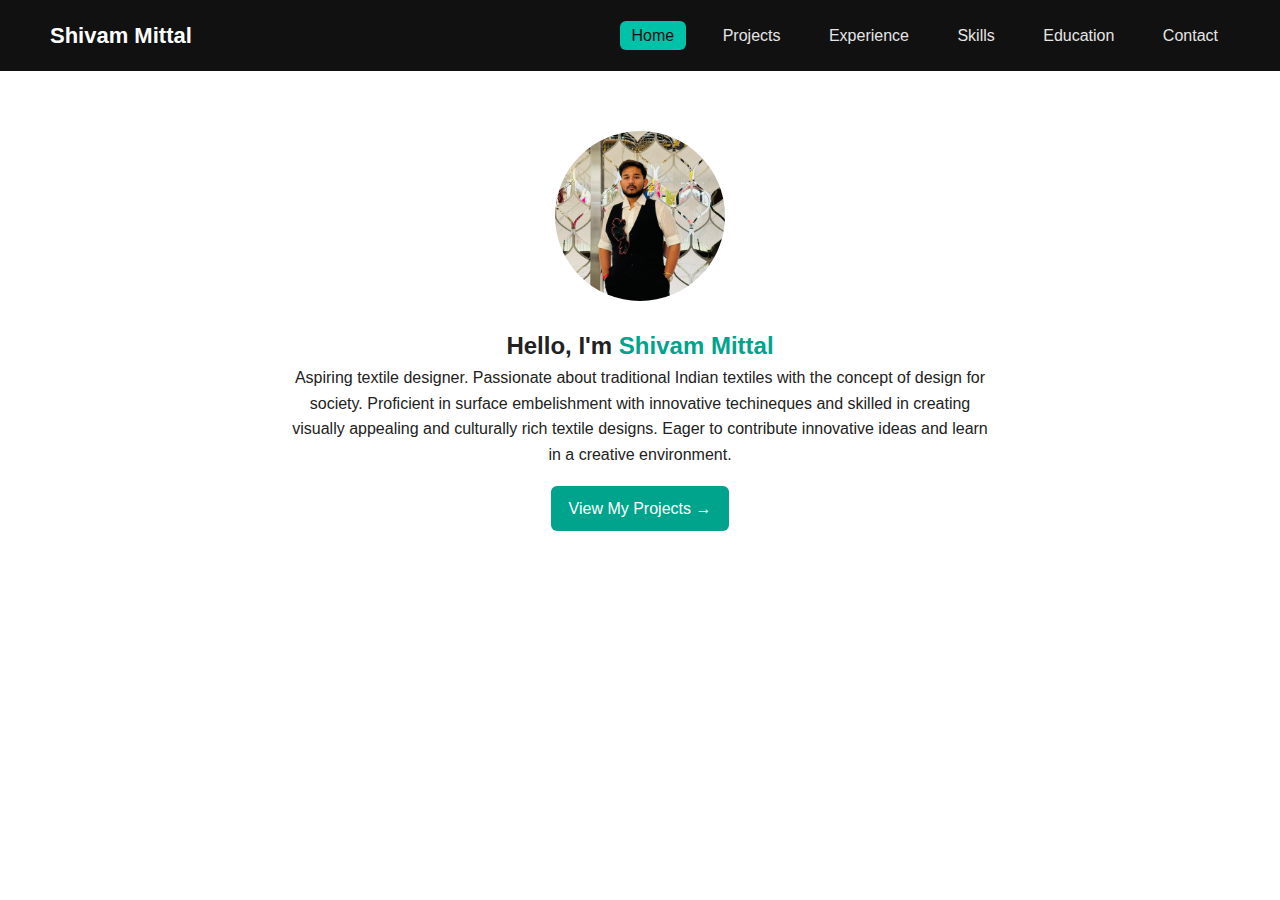
<file: index.html>
<!DOCTYPE html>
<html lang="en">
<head>
  <meta charset="UTF-8">
  <meta name="viewport" content="width=device-width, initial-scale=1.0">
  <title>Shivam Mittal | Portfolio</title>
  <link rel="stylesheet" href="style.css">
</head>
<body>
  <header>
    <h1 class="logo">Shivam Mittal</h1>
    <nav>
      <a href="index.html" class="active">Home</a>
      <a href="projects.html">Projects</a>
      <a href="experience.html">Experience</a>
       <a href="skills.html">Skills</a>
      <a href="education.html">Education</a>
      <a href="contact.html">Contact</a>
     
      

    </nav>
  </header>

  <section class="home-section">
    <div class="intro">
      <img src="photo.jpeg" alt="Shivam Mittal" class="profile-pic">
      <h2>Hello, I'm <span>Shivam Mittal</span></h2>
      <p>Aspiring textile designer. Passionate about traditional Indian textiles with
         the concept of design for society. Proficient in surface embelishment with
         innovative techineques and skilled in creating visually appealing and
         culturally rich textile designs. Eager to contribute innovative ideas and
         learn in a creative environment.</p>
      
      <a href="projects.html" class="btn">View My Projects →</a>
    </div>
  </section>

</body>
</html>
</file>
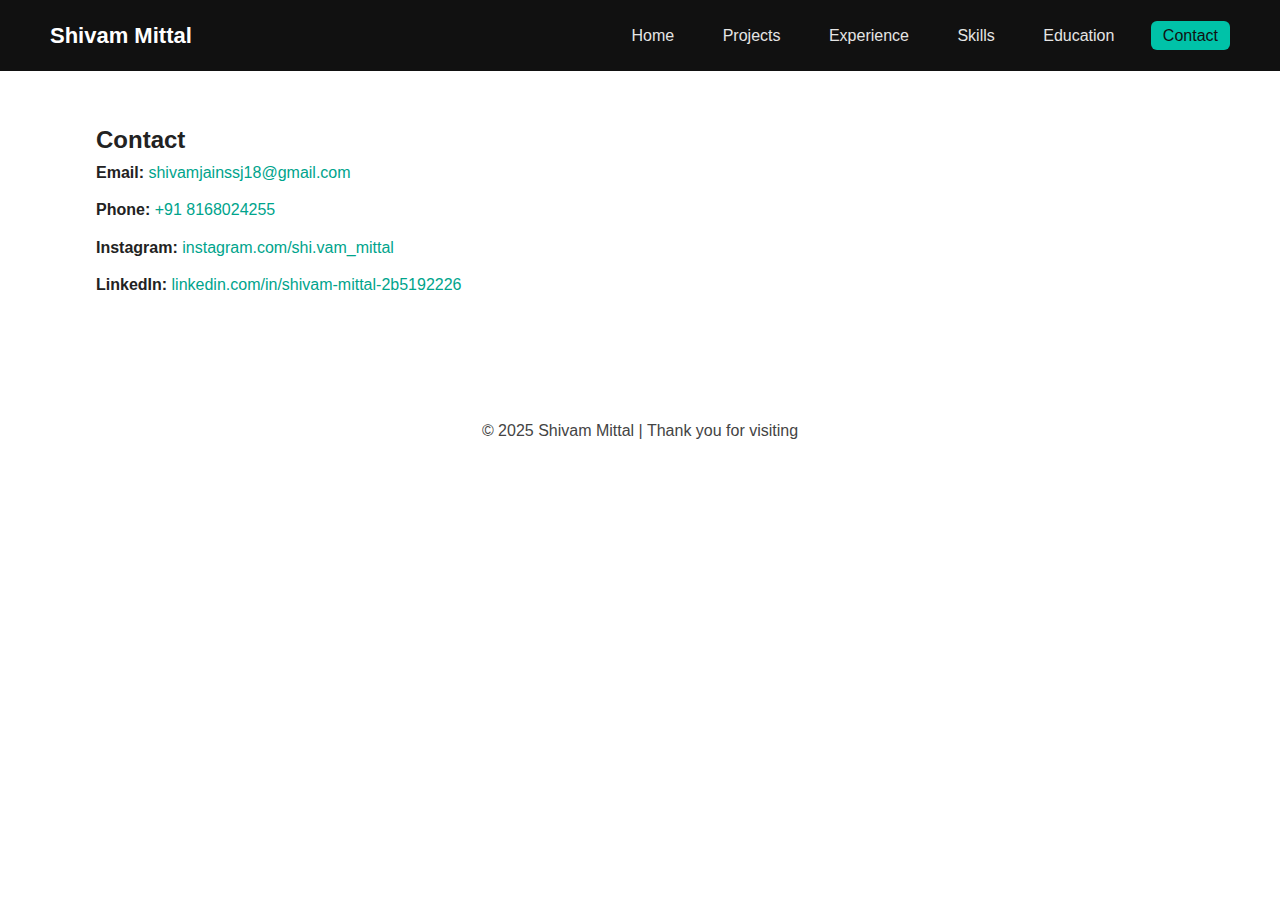
<file: contact.html>
<!DOCTYPE html>
<html lang="en">
<head>
  <meta charset="UTF-8">
  <meta name="viewport" content="width=device-width, initial-scale=1.0">
  <title>Contact | Shivam Mittal</title>
  <link rel="stylesheet" href="style.css">
</head>
<body>
  <header>
    <h1 class="logo">Shivam Mittal</h1>
    <nav>
      <a href="index.html">Home</a>
      <a href="projects.html">Projects</a>
      <a href="experience.html">Experience</a>
       <a href="skills.html" >Skills</a>
      <a href="education.html" >Education</a> 
      <a href="contact.html" class="active">Contact</a>
    </nav>
  </header>

  <section class="contact-section">

  <h2>Contact</h2>

  <div class="contact-item">
    <strong>Email:</strong>
    <a href="mailto:shivamjainssj18@gmail.com">shivamjainssj18@gmail.com</a>
  </div>

  <div class="contact-item">
    <strong>Phone:</strong>
    <a href="tel:+918168024255">+91 8168024255</a>
  </div>


  <div class="contact-item">
  <strong>Instagram:</strong>
  <a href="https://www.instagram.com/shi.vam_mittal?igsh=MWZwd2tlN244a2ltag==" target="_blank">
    instagram.com/shi.vam_mittal
  </a>
</div>

  <div class="contact-item">
    <strong>LinkedIn:</strong>
    <a href="https://www.linkedin.com/in/shivam-mittal-2b5192226" target="_blank">
      linkedin.com/in/shivam-mittal-2b5192226
    </a>
  </div>

</section>


  <footer>
    <p>© 2025 Shivam Mittal | Thank you for visiting </p>
  </footer>
</body>
</html>
</file>
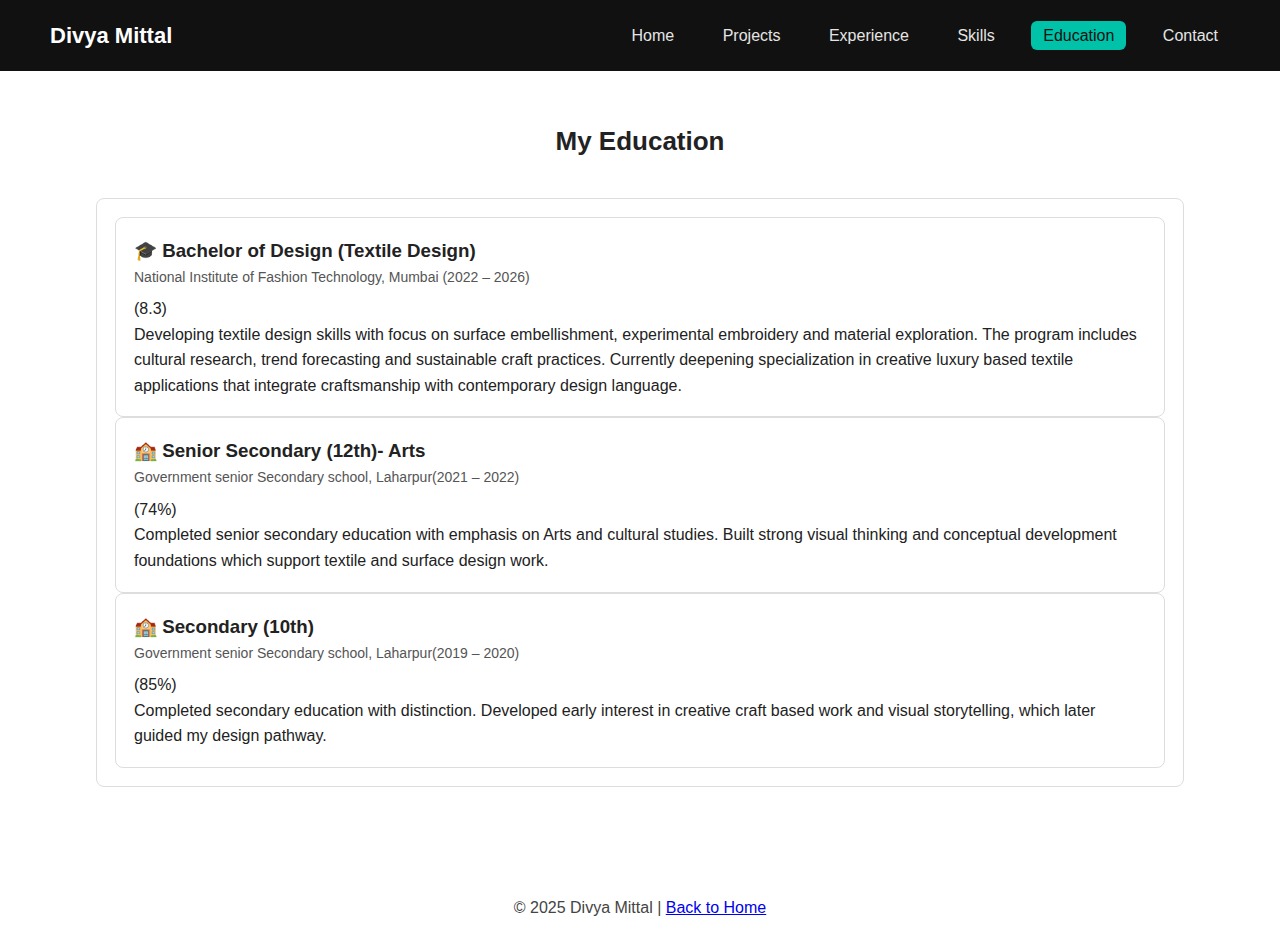
<file: education.html>
<!DOCTYPE html>
<html lang="en">
<head>
  <meta charset="UTF-8">
  <meta name="viewport" content="width=device-width, initial-scale=1.0">
  <title>Education | Divya Mittal</title>
  <link rel="stylesheet" href="style.css">
</head>
<body>
  <header>
    <h1 class="logo">Divya Mittal</h1>
    <nav>
      <a href="index.html">Home</a>
      <a href="projects.html">Projects</a>
      <a href="experience.html">Experience</a>
       <a href="skills.html" >Skills</a>
      <a href="education.html" class="active">Education</a>
      <a href="contact.html">Contact</a>
    </nav>
  </header>

  <section class="education-page">
    <h2 class="section-title">My Education</h2>

    <div class="edu-container">
      
      

      <!-- 🎓  -->
      <div class="edu-card">
        <!-- 🎓 Bachelor in Design -->
<div class="edu-card">
  <h3>🎓 Bachelor of Design (Textile Design)</h3>
  <p class="duration">National Institute of Fashion Technology, Mumbai (2022 – 2026)</p>
   <p class="CGPA">(8.3)</p>
  <p>
    Developing textile design skills with focus on surface embellishment, experimental embroidery 
    and material exploration. The program includes cultural research, trend forecasting and 
    sustainable craft practices. Currently deepening specialization in creative luxury based 
    textile applications that integrate craftsmanship with contemporary design language.
  </p>
</div>

<!-- 🏫 Senior Secondary (12th) -->
<div class="edu-card">
  <h3>🏫 Senior Secondary (12th)- Arts</h3>
  <p class="duration"> Government senior Secondary school,
    Laharpur(2021 – 2022)</p>
  <p class="CGPA">(74%)</p>
  <p>
    Completed senior secondary education with emphasis on Arts and cultural studies. 
    Built strong visual thinking and conceptual development foundations which support 
    textile and surface design work.
  </p>
</div>

<!-- 🏫 Secondary (10th) -->
<div class="edu-card">
  <h3>🏫 Secondary (10th)</h3>
  <p class="duration">Government senior Secondary school,
    Laharpur(2019 – 2020)</p>
  <p class="CGPA">(85%)</p>
  <p>
    Completed secondary education with distinction. Developed early interest in creative 
    craft based work and visual storytelling, which later guided my design pathway.
  </p>
</div>


    </div>
  </section>

  <footer>
    <p>© 2025 Divya Mittal | <a href="index.html">Back to Home</a></p>
  </footer>
</body>
</html>
</file>
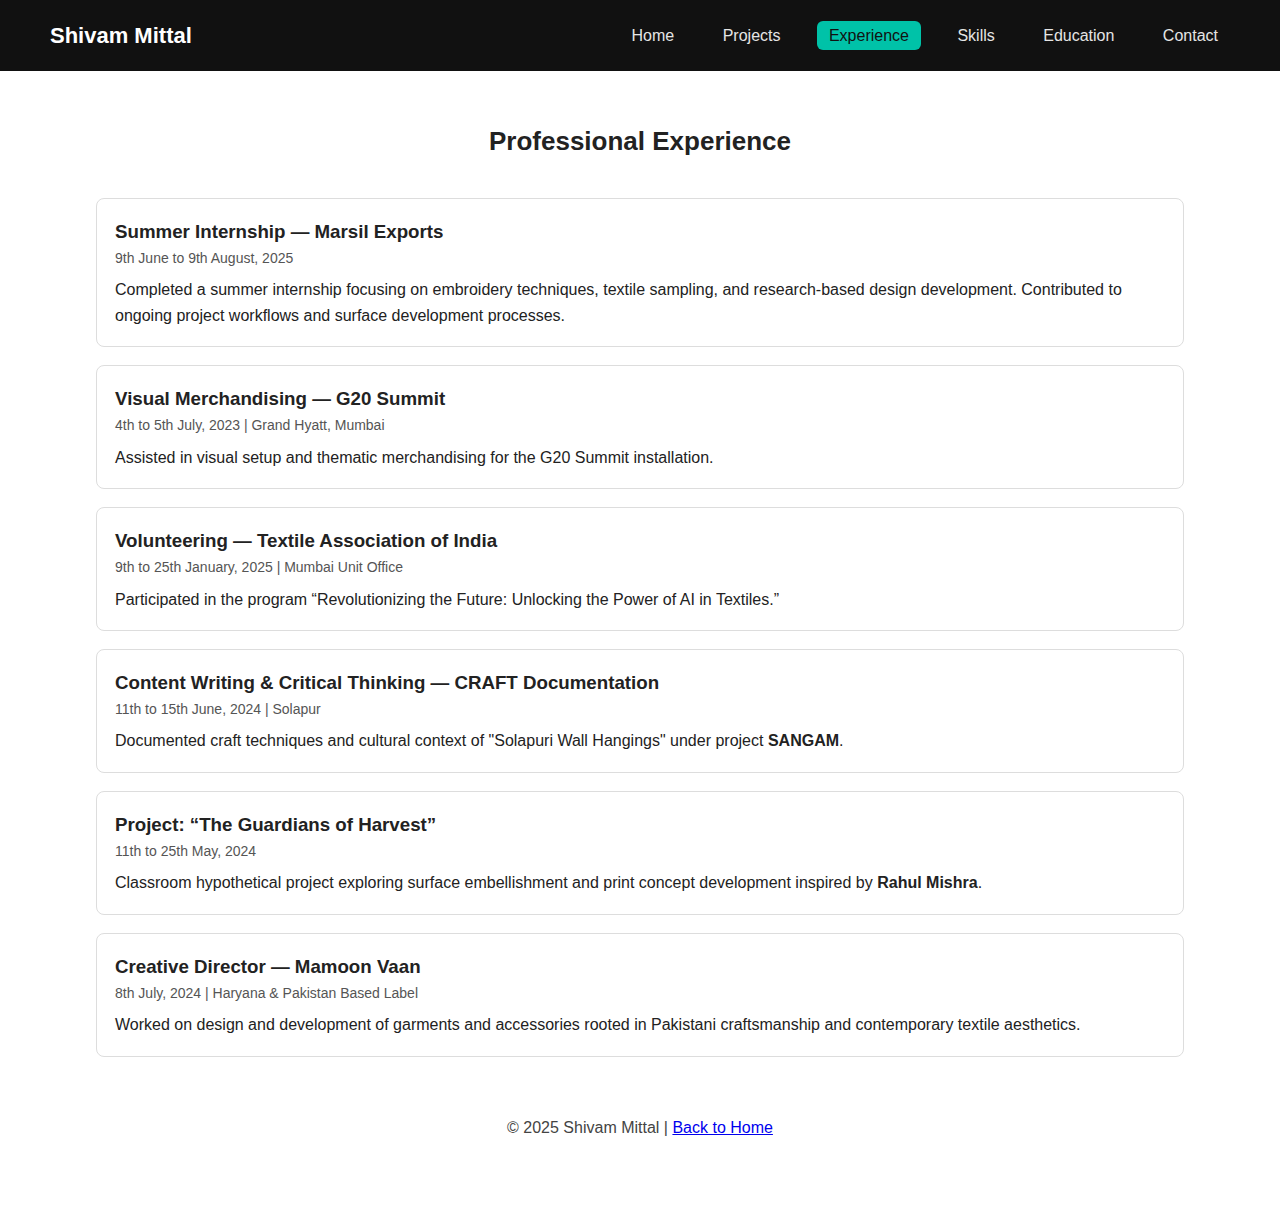
<file: experience.html>
<!DOCTYPE html>
<html lang="en">
<head>
  <meta charset="UTF-8">
  <meta name="viewport" content="width=device-width, initial-scale=1.0">
  <title>Experience | Shivam Mittal</title>
  <link rel="stylesheet" href="style.css">
</head>
<body>
  <header>
    <h1 class="logo">Shivam Mittal</h1>
    <nav>
      <a href="index.html">Home</a>
      <a href="projects.html">Projects</a>
      <a href="experience.html" class="active">Experience</a>
       <a href="skills.html">Skills</a>
      <a href="education.html" >Education</a>
      <a href="contact.html">Contact</a>

    </nav>
  </header>

  <section class="experience-page">
    <h2 class="section-title">Professional Experience</h2>

    <!-- 🌟 Summer Internship — Marsil Exports -->
<div class="exp-item">
  <h3>Summer Internship — Marsil Exports</h3>
  <p class="duration">9th June to 9th August, 2025</p>
  <p>
    Completed a summer internship focusing on embroidery techniques, textile sampling,
    and research-based design development. Contributed to ongoing project workflows and
    surface development processes.
  </p>
</div>

<!-- 🎨 G20 Visual Merchandising Setup -->
<div class="exp-item">
  <h3>Visual Merchandising — G20 Summit</h3>
  <p class="duration">4th to 5th July, 2023 | Grand Hyatt, Mumbai</p>
  <p>
    Assisted in visual setup and thematic merchandising for the G20 Summit installation.
  </p>
</div>

<!-- 🤝 Volunteering — TAI -->
<div class="exp-item">
  <h3>Volunteering — Textile Association of India</h3>
  <p class="duration">9th to 25th January, 2025 | Mumbai Unit Office</p>
  <p>
    Participated in the program “Revolutionizing the Future: Unlocking the Power of AI in Textiles.”
  </p>
</div>

<!-- ✍️ Content Writing & Documentation -->
<div class="exp-item">
  <h3>Content Writing & Critical Thinking — CRAFT Documentation</h3>
  <p class="duration">11th to 15th June, 2024 | Solapur</p>
  <p>
    Documented craft techniques and cultural context of "Solapuri Wall Hangings" under project <strong>SANGAM</strong>.
  </p>
</div>

<!-- 🌾 Classroom Project -->
<div class="exp-item">
  <h3>Project: “The Guardians of Harvest”</h3>
  <p class="duration">11th to 25th May, 2024</p>
  <p>
    Classroom hypothetical project exploring surface embellishment and print concept development
    inspired by <strong>Rahul Mishra</strong>.
  </p>
</div>

<!-- 🎨 Creative Director — Mamoon Vaan -->
<div class="exp-item">
  <h3>Creative Director — Mamoon Vaan</h3>
  <p class="duration">8th July, 2024 | Haryana & Pakistan Based Label</p>
  <p>
    Worked on design and development of garments and accessories rooted in Pakistani craftsmanship
    and contemporary textile aesthetics.
  </p>
</div>


  <footer>
    <p>© 2025 Shivam Mittal | <a href="index.html">Back to Home</a></p>
  </footer>
</body>
</html>
</file>
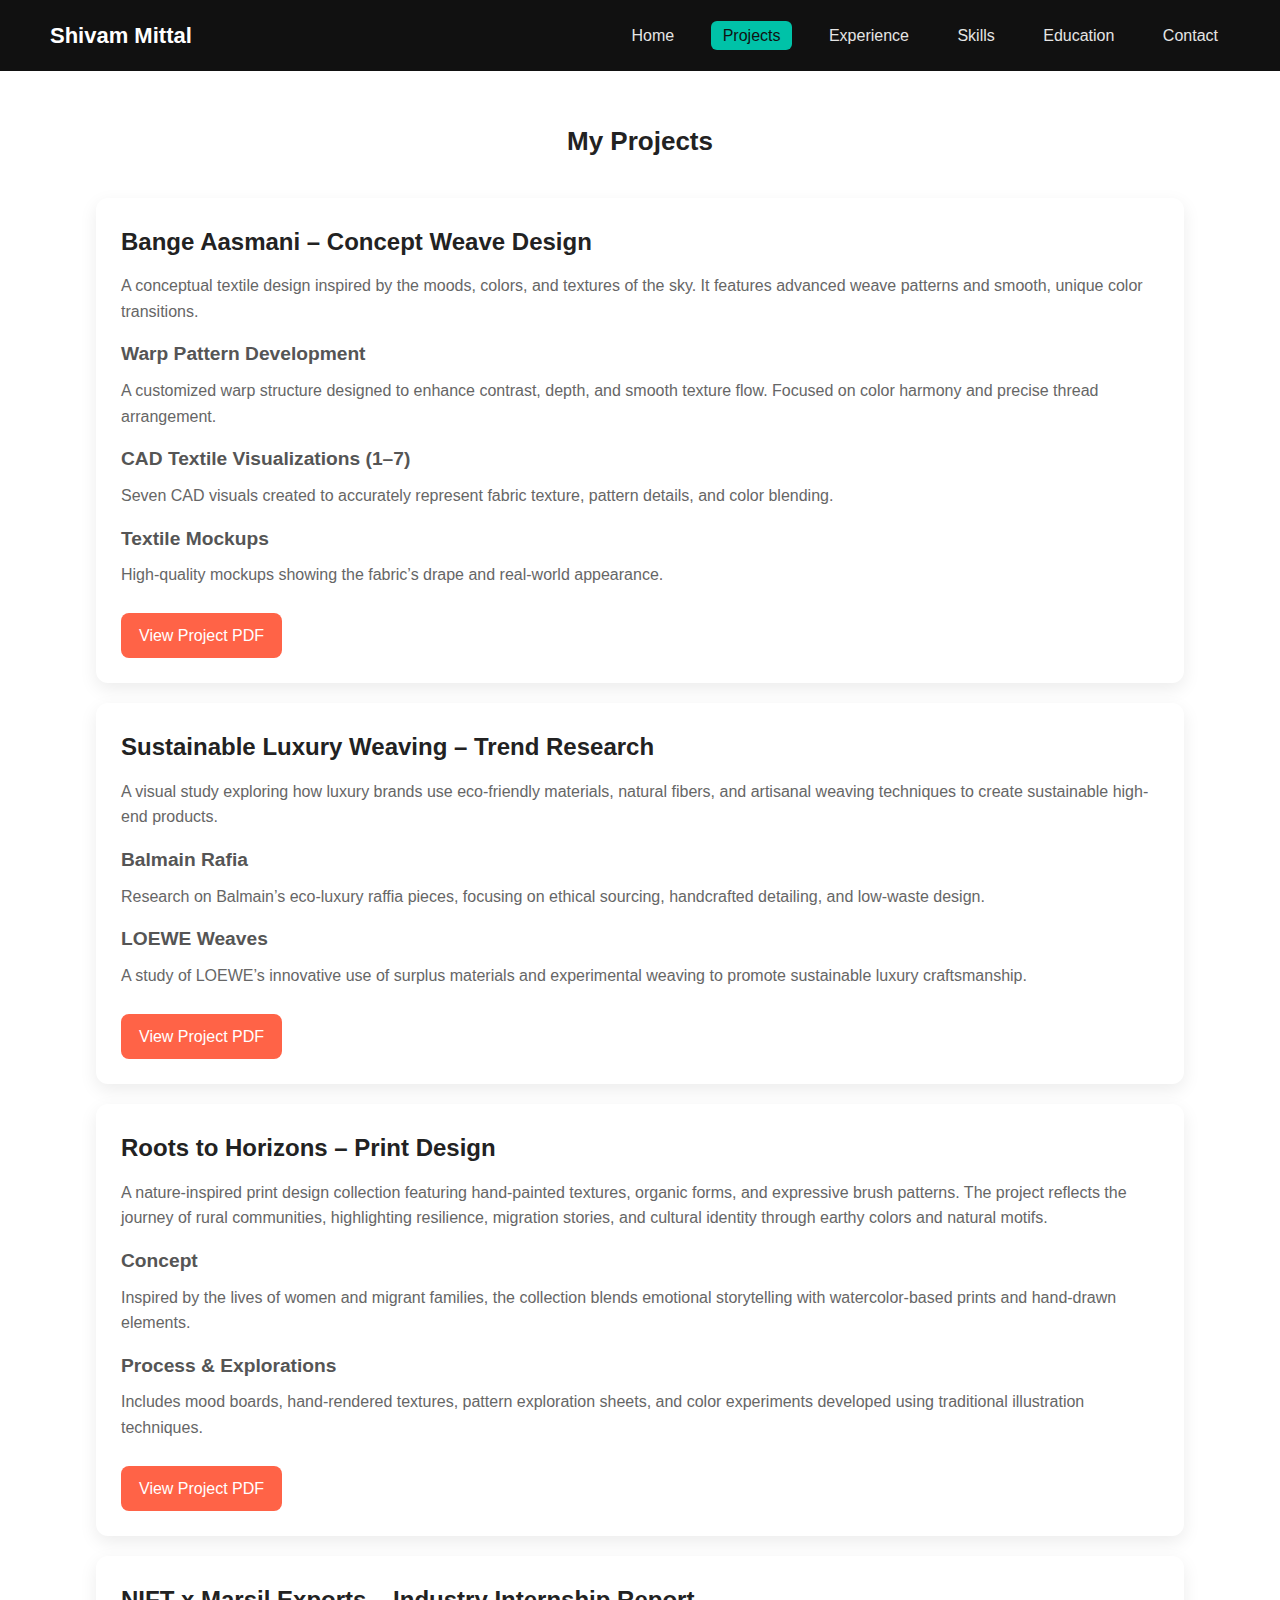
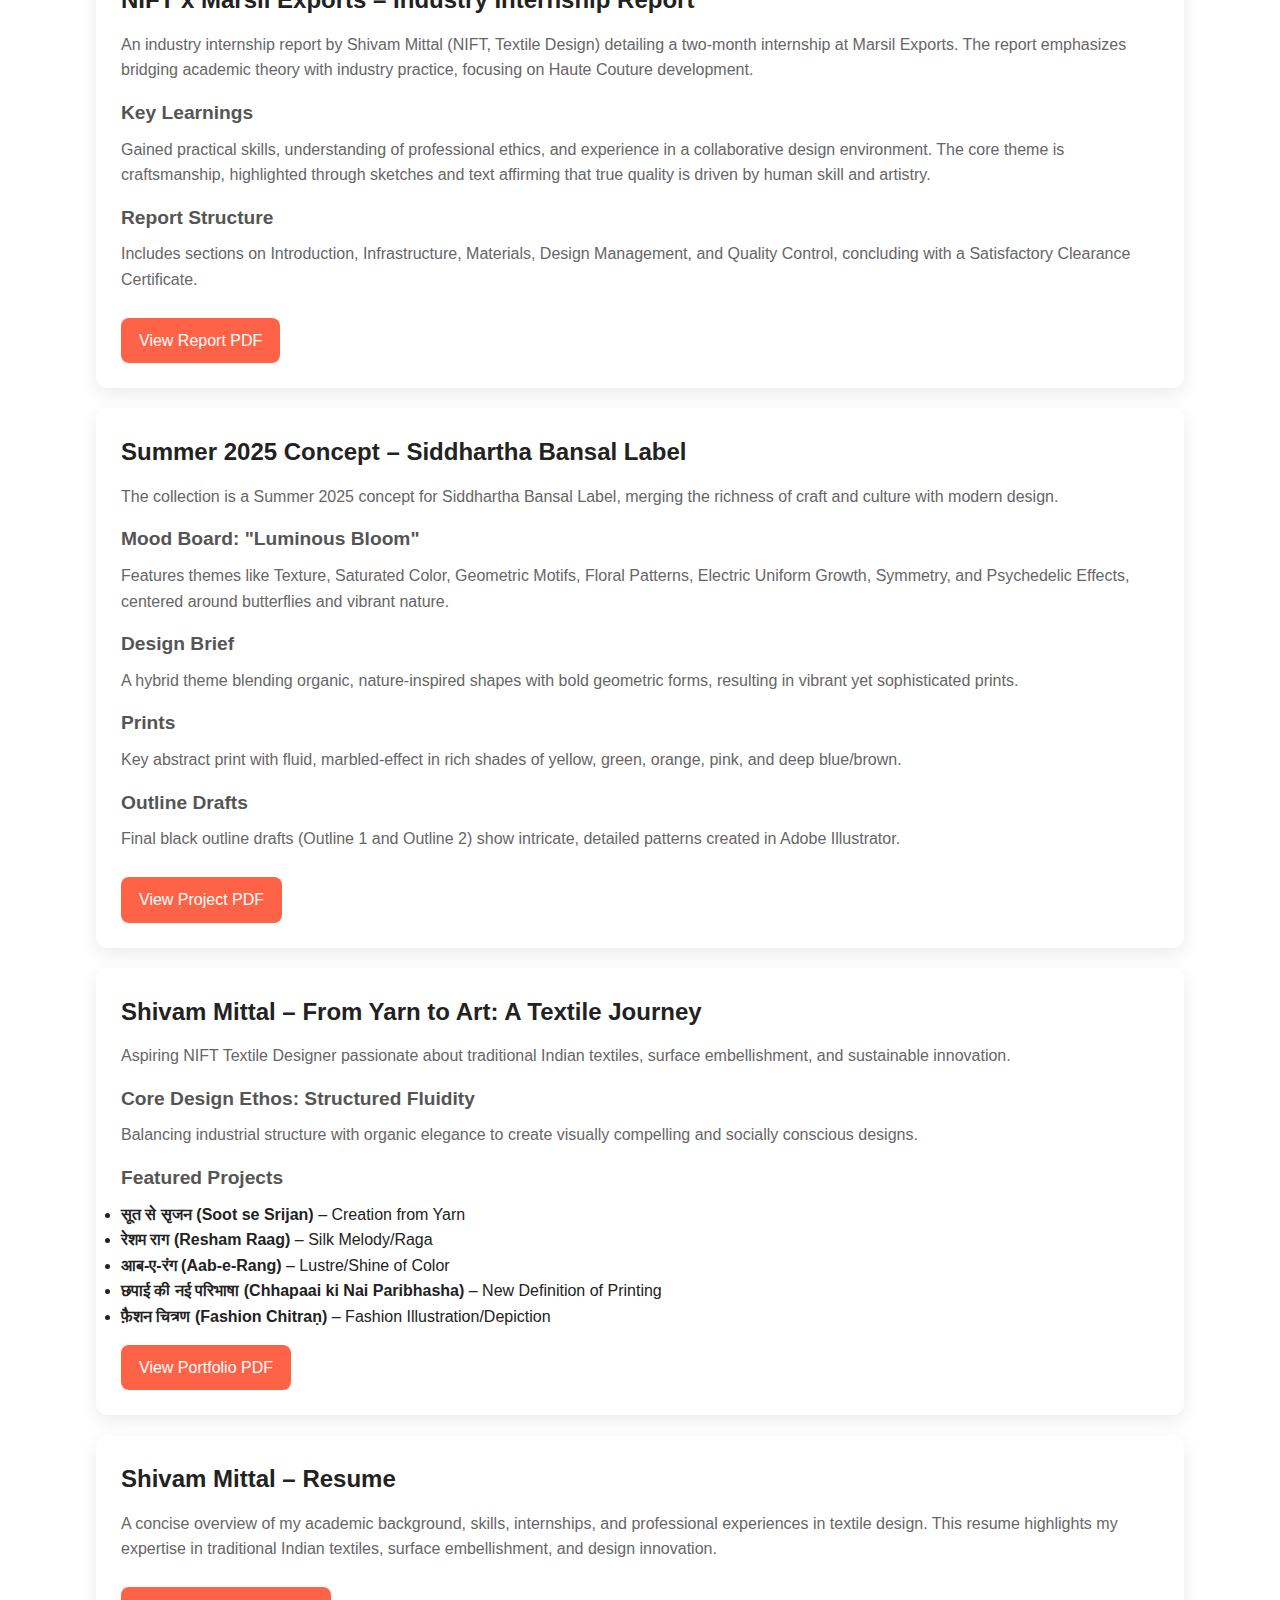
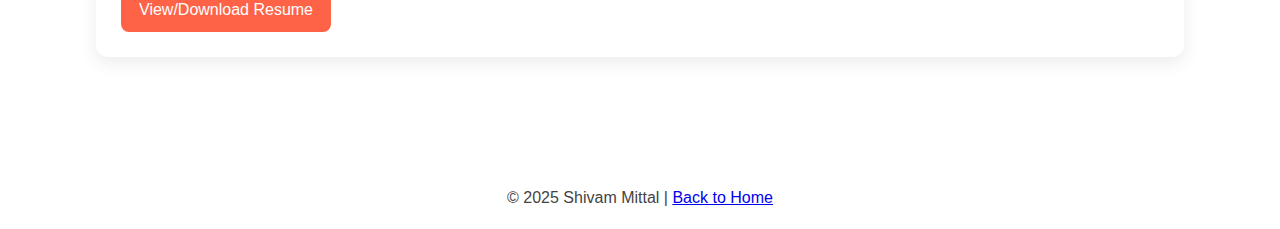
<file: projects.html>
<!DOCTYPE html>
<html lang="en">
<head>
  <meta charset="UTF-8">
  <meta name="viewport" content="width=device-width, initial-scale=1.0">
  <title>Projects | Shivam Mittal</title>
  <link rel="stylesheet" href="style.css">
</head>
<body>
  <header>
    <h1 class="logo">Shivam Mittal</h1>
    <nav>
      <a href="index.html">Home</a>
      <a href="projects.html" class="active">Projects</a>
      <a href="experience.html">Experience</a>
       <a href="skills.html" >Skills</a>
      <a href="education.html" >Education</a>
      <a href="contact.html">Contact</a>
      
    </nav>
  </header>

    <section class="projects-page">
    <h2 class="section-title">My Projects</h2>
    <div class="project-container">
  <!-- Project 1 -->
<div class="project-card modern">
 
  <div class="project-text">
    <h3>Bange Aasmani – Concept Weave Design</h3>
    <p>A conceptual textile design inspired by the moods, colors, and textures of the sky. It features advanced weave patterns and smooth, unique color transitions.</p>

    <h4>Warp Pattern Development</h4>
    <p>A customized warp structure designed to enhance contrast, depth, and smooth texture flow. Focused on color harmony and precise thread arrangement.</p>

    <h4>CAD Textile Visualizations (1–7)</h4>
    <p>Seven CAD visuals created to accurately represent fabric texture, pattern details, and color blending.</p>

    <h4>Textile Mockups</h4>
    <p>High-quality mockups showing the fabric’s drape and real-world appearance.</p>

    <a href="IMG_2862.psd.pdf" target="_blank" class="btn">View Project PDF</a>
  </div>
</div>


<!-- Project 2 -->
<div class="project-card modern">
 
  <div class="project-text">
    <h3>Sustainable Luxury Weaving – Trend Research</h3>
    <p>A visual study exploring how luxury brands use eco-friendly materials, natural fibers, and artisanal weaving techniques to create sustainable high-end products.</p>

    <h4>Balmain Rafia</h4>
    <p>Research on Balmain’s eco-luxury raffia pieces, focusing on ethical sourcing, handcrafted detailing, and low-waste design.</p>

    <h4>LOEWE Weaves</h4>
    <p>A study of LOEWE’s innovative use of surplus materials and experimental weaving to promote sustainable luxury craftsmanship.</p>

    <a href="Luxury-Weaving-Brands-and-Sustainable-Innovation-Trend-Research-2025.pdf.pdf" target="_blank" class="btn">View Project PDF</a>
  </div>
</div>
<!-- Project 3 -->
<div class="project-card">
  <h3>Roots to Horizons – Print Design</h3>
  <p>
    A nature-inspired print design collection featuring hand-painted textures, organic forms, 
    and expressive brush patterns. The project reflects the journey of rural communities, 
    highlighting resilience, migration stories, and cultural identity through earthy colors and natural motifs.
  </p>

  <h4>Concept</h4>
  <p>
    Inspired by the lives of women and migrant families, the collection blends emotional 
    storytelling with watercolor-based prints and hand-drawn elements.
  </p>

  <h4>Process & Explorations</h4>
  <p>
    Includes mood boards, hand-rendered textures, pattern exploration sheets, and color experiments 
    developed using traditional illustration techniques.
  </p>

  <!-- PDF Button -->
  <a href="Print design project 1-compressed.pdf" target="_blank" class="btn">View Project PDF</a>
</div>
<!-- Project 4 -->
<div class="project-card">
  <h3>NIFT x Marsil Exports – Industry Internship Report</h3>
  <p>
    An industry internship report by Shivam Mittal (NIFT, Textile Design) detailing a two-month internship at Marsil Exports. 
    The report emphasizes bridging academic theory with industry practice, focusing on Haute Couture development.
  </p>

  <h4>Key Learnings</h4>
  <p>
    Gained practical skills, understanding of professional ethics, and experience in a collaborative design environment. 
    The core theme is craftsmanship, highlighted through sketches and text affirming that true quality is driven by human skill and artistry.
  </p>

  <h4>Report Structure</h4>
  <p>
    Includes sections on Introduction, Infrastructure, Materials, Design Management, and Quality Control, concluding with a Satisfactory Clearance Certificate.
  </p>

  <!-- PDF Button -->
  <a href="Ss mmm (1)-compressed.pdf" target="_blank" class="btn">View Report PDF</a>
</div>
<!-- Project 5 -->
<div class="project-card">
  <h3>Summer 2025 Concept – Siddhartha Bansal Label</h3>
  <p>
    The collection is a Summer 2025 concept for Siddhartha Bansal Label, merging the richness of craft and culture with modern design.
  </p>

  <h4>Mood Board: "Luminous Bloom"</h4>
  <p>
    Features themes like Texture, Saturated Color, Geometric Motifs, Floral Patterns, Electric Uniform Growth, Symmetry, and Psychedelic Effects, centered around butterflies and vibrant nature.
  </p>

  <h4>Design Brief</h4>
  <p>
    A hybrid theme blending organic, nature-inspired shapes with bold geometric forms, resulting in vibrant yet sophisticated prints.
  </p>

  <h4>Prints</h4>
  <p>
    Key abstract print with fluid, marbled-effect in rich shades of yellow, green, orange, pink, and deep blue/brown.
  </p>

  <h4>Outline Drafts</h4>
  <p>
    Final black outline drafts (Outline 1 and Outline 2) show intricate, detailed patterns created in Adobe Illustrator.
  </p>

  <!-- PDF Button -->
  <a href="Print design project 2_compressed.pdf" target="_blank" class="btn">View Project PDF</a>
</div>
<!-- Project 6 -->
<div class="project-card">
  <h3>Shivam Mittal – From Yarn to Art: A Textile Journey</h3>
  <p>
    Aspiring NIFT Textile Designer passionate about traditional Indian textiles, surface embellishment, and sustainable innovation.
  </p>

  <h4>Core Design Ethos: Structured Fluidity</h4>
  <p>
    Balancing industrial structure with organic elegance to create visually compelling and socially conscious designs.
  </p>

  <h4>Featured Projects</h4>
  <ul>
    <li><strong>सूत से सृजन (Soot se Srijan)</strong> – Creation from Yarn</li>
    <li><strong>रेशम राग (Resham Raag)</strong> – Silk Melody/Raga</li>
    <li><strong>आब-ए-रंग (Aab-e-Rang)</strong> – Lustre/Shine of Color</li>
    <li><strong>छपाई की नई परिभाषा (Chhapaai ki Nai Paribhasha)</strong> – New Definition of Printing</li>
    <li><strong>फ़ैशन चित्रण (Fashion Chitraṇ)</strong> – Fashion Illustration/Depiction</li>
  </ul>

  
   <a href="Portfolio _compressed.pdf" target="_blank" class="btn">View Portfolio PDF</a> 
</div>
<!-- Resume Section -->
<div class="project-card">
  <h3>Shivam Mittal – Resume</h3>
  <p>
    A concise overview of my academic background, skills, internships, and professional experiences in textile design.  
    This resume highlights my expertise in traditional Indian textiles, surface embellishment, and design innovation.
  </p>

  <!-- Resume PDF Button -->
  <a href="SHIVAM MITTAL Resume.pdf" target="_blank" class="btn">View/Download Resume</a>
</div>







    
      










    </section>     

  <footer>
    <p>© 2025 Shivam Mittal | <a href="index.html">Back to Home</a></p>
  </footer>
</body>
</html>
</file>
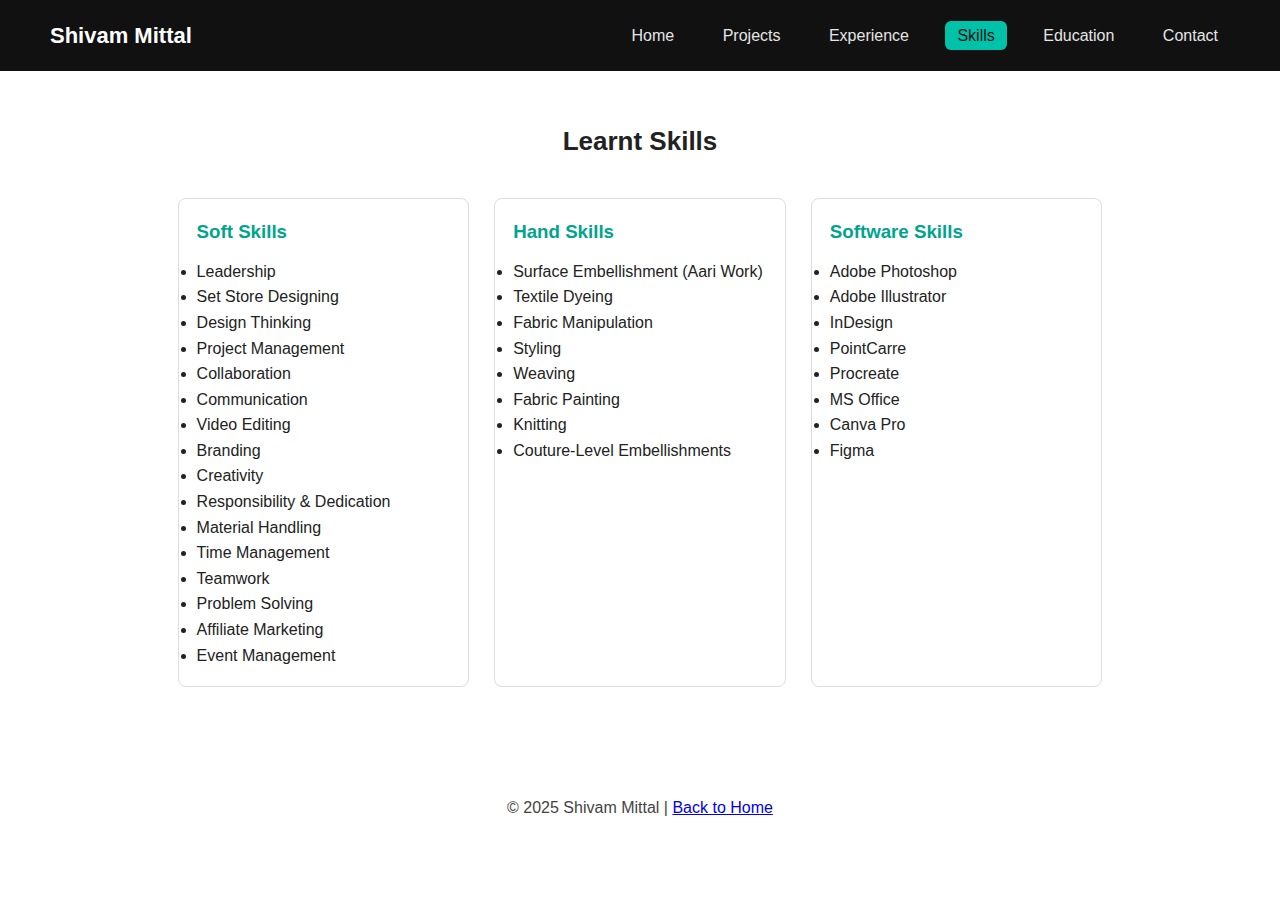
<file: skills.html>
<!DOCTYPE html>
<html lang="en">
<head>
  <meta charset="UTF-8">
  <meta name="viewport" content="width=device-width, initial-scale=1.0">
  <title>Skills | Shivam Mittal</title>
  <link rel="stylesheet" href="style.css">
</head>
<body>
  <header>
    <h1 class="logo">Shivam Mittal</h1>
    <nav>
      <a href="index.html">Home</a>
      <a href="projects.html">Projects</a>
      <a href="experience.html">Experience</a>
       <a href="skills.html" class="active">Skills</a>
      <a href="education.html">Education</a>
      <a href="contact.html">Contact</a>
    </nav>
  </header>

  <section class="skills-section">
    <h2 class="section-title">Learnt Skills</h2>

    <div class="skills-container">
      <div class="skill-box">
        <h3>Soft Skills</h3>
        <ul>
          <li>Leadership</li>
          <li>Set Store Designing</li>
          <li>Design Thinking</li>
          <li>Project Management</li>
          <li>Collaboration</li>
          <li>Communication</li>
          <li>Video Editing</li>
          <li>Branding</li>
          <li>Creativity</li>
          <li>Responsibility & Dedication</li>
          <li>Material Handling</li>
          <li>Time Management</li>
          <li>Teamwork</li>
          <li>Problem Solving</li>
          <li>Affiliate Marketing</li>
          <li>Event Management</li>
        </ul>
      </div>

      <div class="skill-box">
        <h3>Hand Skills</h3>
        <ul>
          <li>Surface Embellishment (Aari Work)</li>
          <li>Textile Dyeing</li>
          <li>Fabric Manipulation</li>
          <li>Styling</li>
          <li>Weaving</li>
          <li>Fabric Painting</li>
          <li>Knitting</li>
          <li>Couture-Level Embellishments</li>
        </ul>
      </div>

      <div class="skill-box">
        <h3>Software Skills</h3>
        <ul>
          <li>Adobe Photoshop</li>
          <li>Adobe Illustrator</li>
          <li>InDesign</li>
          <li>PointCarre</li>
          <li>Procreate</li>
          <li>MS Office</li>
          <li>Canva Pro</li>
          <li>Figma</li>
        </ul>
      </div>
    </div>
  </section>

  <footer>
    <p>© 2025 Shivam Mittal | <a href="index.html">Back to Home</a></p>
  </footer>
</body>
</html>
</file>
<file: style.css>
/* RESET */
* {
  margin: 0;
  padding: 0;
  box-sizing: border-box;
  font-family: "Poppins", sans-serif;
}

/* GLOBAL */
body {
  background: #ffffff;
  color: #222;
  line-height: 1.6;
}

section {
  padding: 50px 0;
}

.section-title {
  text-align: center;
  font-size: 26px;
  margin-bottom: 35px;
  font-weight: 600;
}

/* HEADER */
header {
  display: flex;
  justify-content: space-between;
  align-items: center;
  padding: 18px 50px;
  background: #111;
  color: #fff;
}

.logo {
  font-size: 22px;
  font-weight: 600;
}

/* NAVIGATION */
nav a {
  text-decoration: none;
  color: #e5e5e5;
  margin-left: 20px;
  padding: 6px 12px;
  border-radius: 6px;
  transition: 0.3s;
}

nav a:hover,
nav a.active {
  background: #00c2a8;
  color: #111;
}

/* HOME PAGE */
.home-section {
  display: flex;
  justify-content: center;
  text-align: center;
  padding: 60px 20px;
}

.profile-pic {
  width: 170px;
  height: 170px;
  border-radius: 50%;
  object-fit: cover;
  margin-bottom: 18px;
}

.intro {
  max-width: 700px;
}

.intro h2 span {
  color: #00a48c;
}

.btn {
  display: inline-block;
  margin-top: 18px;
  background: #00a48c;
  color: #fff;
  padding: 10px 18px;
  border-radius: 6px;
  text-decoration: none;
  transition: 0.3s;
}

.btn:hover {
  background: #007f6a;
}

/* EDUCATION PAGE */
.edu-container {
  width: 85%;
  margin: auto;
  display: grid;
  gap: 20px;
}

.edu-card {
  background: #ffffff;
  border: 1px solid #ddd;
  padding: 18px;
  border-radius: 8px;
  transition: 0.3s;
}

.edu-card:hover {
  border-color: #00a48c;
  transform: translateY(-3px);
}

/* EXPERIENCE PAGE */
.experience-page,
.projects-page,
.contact-section,
.skills-section {
  width: 85%;
  margin: auto;
}

.exp-item {
  background: #ffffff;
  border: 1px solid #ddd;
  padding: 18px;
  margin-bottom: 18px;
  border-radius: 8px;
  transition: 0.3s;
}

.exp-item:hover {
  border-color: #00a48c;
  transform: translateY(-3px);
}

.duration {
  font-size: 14px;
  color: #555;
  margin-bottom: 8px;
}

/* SKILLS PAGE */
.skills-container {
  width: 85%;
  margin: auto;
  display: flex;
  gap: 25px;
  flex-wrap: wrap;
}

.skill-box {
  flex: 1;
  min-width: 250px;
  background: #ffffff;
  border: 1px solid #ddd;
  padding: 18px;
  border-radius: 8px;
  transition: 0.3s;
}

.skill-box:hover {
  border-color: #00a48c;
  transform: translateY(-3px);
}

.skill-box h3 {
  margin-bottom: 12px;
  color: #00a48c;
}

/* CONTACT PAGE */
.contact-item {
  margin-bottom: 12px;
  font-size: 16px;
}

.contact-item a {
  color: #00a48c;
  text-decoration: none;
}

.contact-item a:hover {
  text-decoration: underline;
}

/* FOOTER */
footer {
  text-align: center;
  padding: 18px;
  margin-top: 40px;
  color: #444;
}

/* ===== General Project Card Styling ===== */
.project-card {
  background-color: #fff; /* clean white background */
  border-radius: 12px;
  box-shadow: 0 6px 18px rgba(0, 0, 0, 0.08);
  padding: 25px;
  margin: 20px 0;
  transition: transform 0.3s, box-shadow 0.3s;
}

.project-card:hover {
  transform: translateY(-5px);
  box-shadow: 0 12px 24px rgba(0, 0, 0, 0.15);
}

/* Titles and Headings */
.project-card h3 {
  font-size: 1.5rem;
  color: #222;
  margin-bottom: 12px;
}

.project-card h4 {
  font-size: 1.2rem;
  color: #555;
  margin-top: 15px;
  margin-bottom: 8px;
}

/* Paragraphs */
.project-card p {
  color: #666;
  line-height: 1.6;
  margin-bottom: 10px;
}

/* Buttons */
.project-card .btn {
  display: inline-block;
  margin-top: 15px;
  padding: 10px 18px;
  background-color: #ff6347; /* bright color for call-to-action */
  color: #fff;
  border-radius: 8px;
  text-decoration: none;
  font-weight: 500;
  transition: background-color 0.3s, transform 0.3s;
}

.project-card .btn:hover {
  background-color: #222; /* dark hover for contrast */
  transform: scale(1.05);
}

/* Optional: Different button color for internship */
.project-card.internship .btn {
  background-color: #ff7f50; /* slightly different orange */
}

.project-card.internship .btn:hover {
  background-color: #222;
}
</file>
